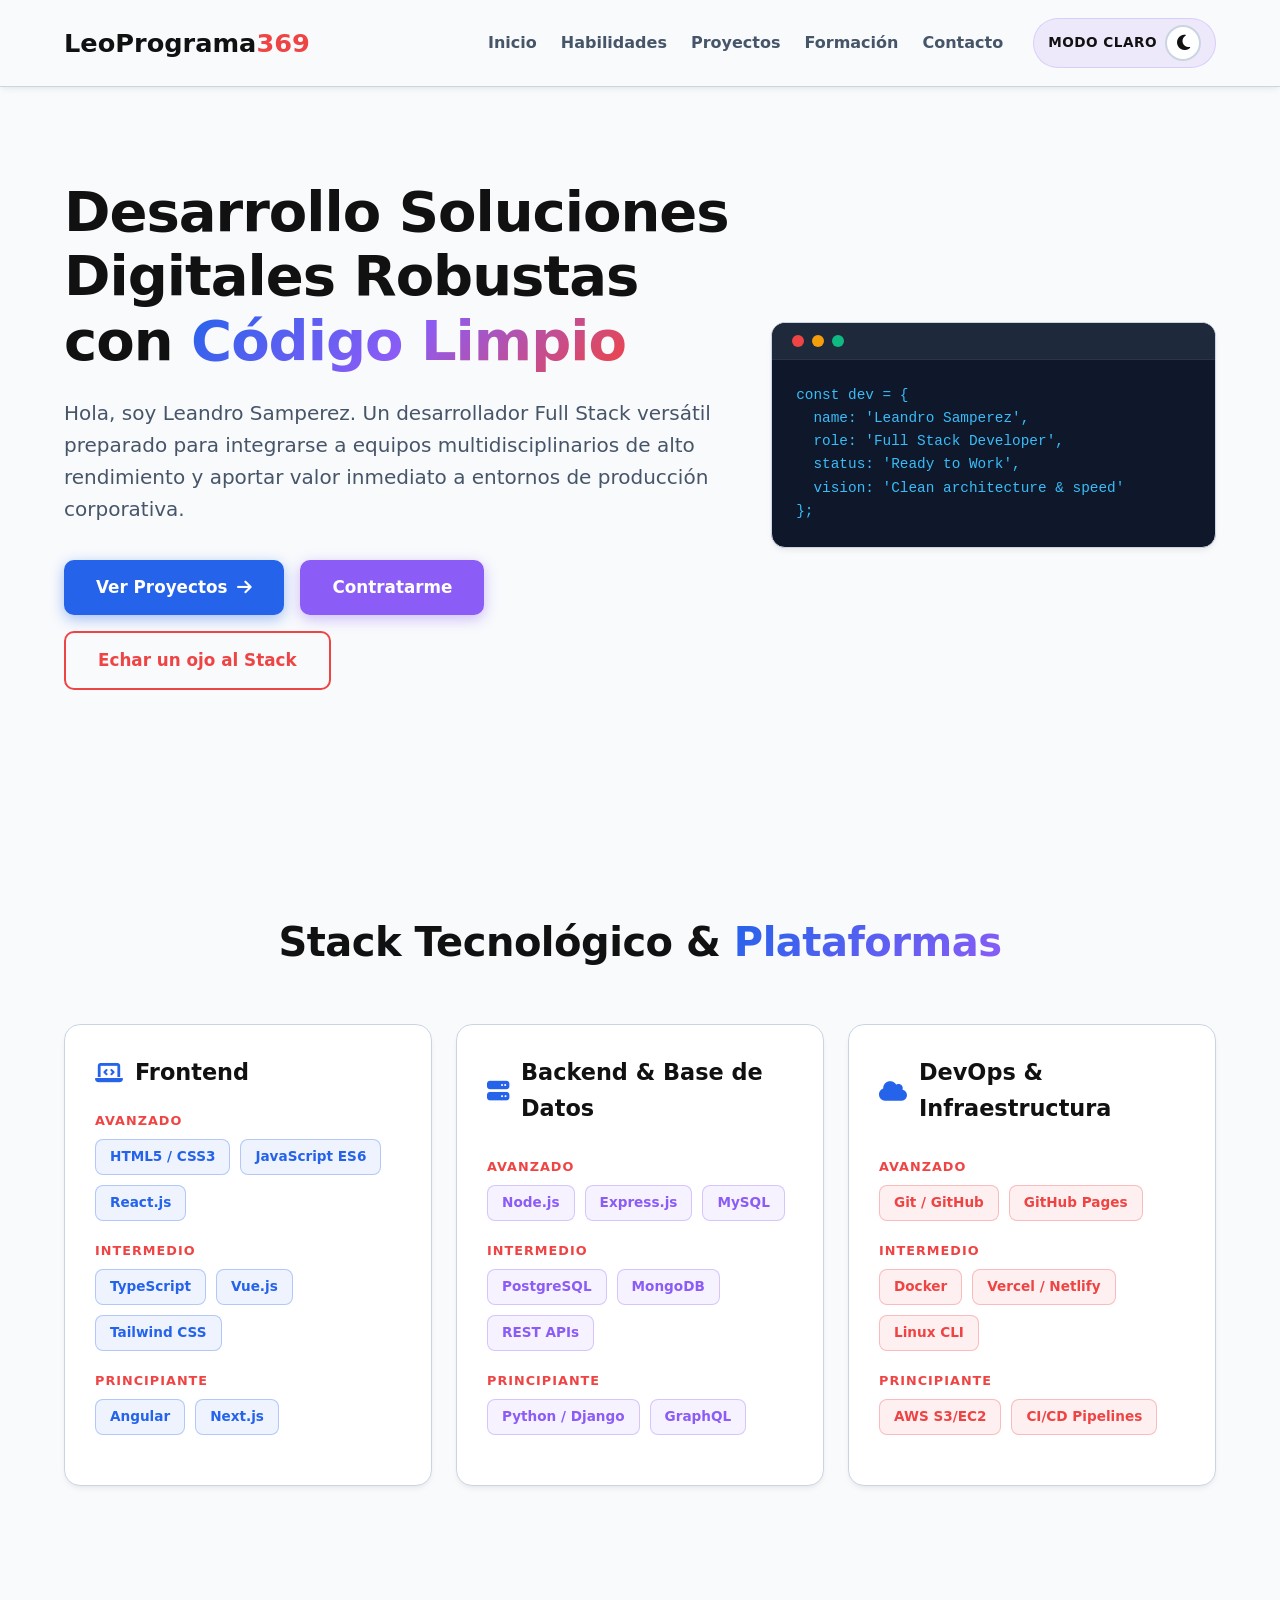
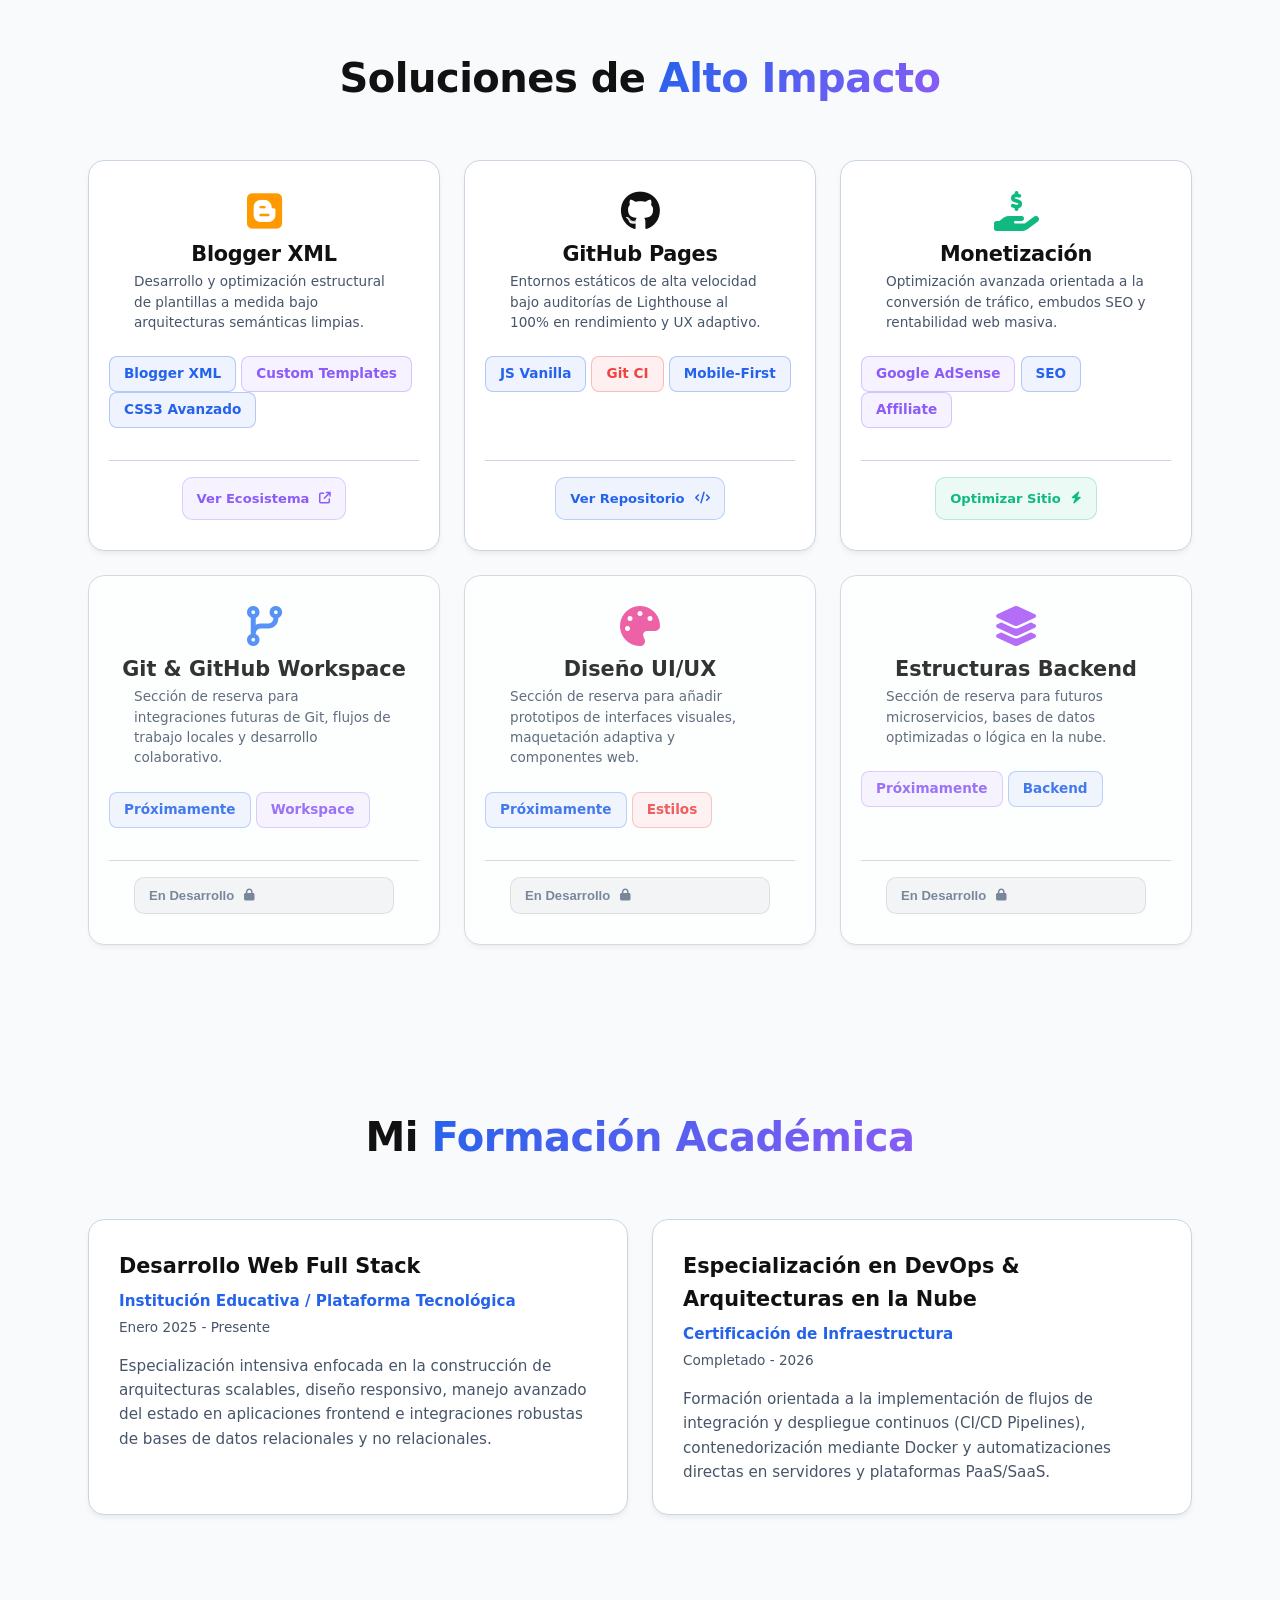
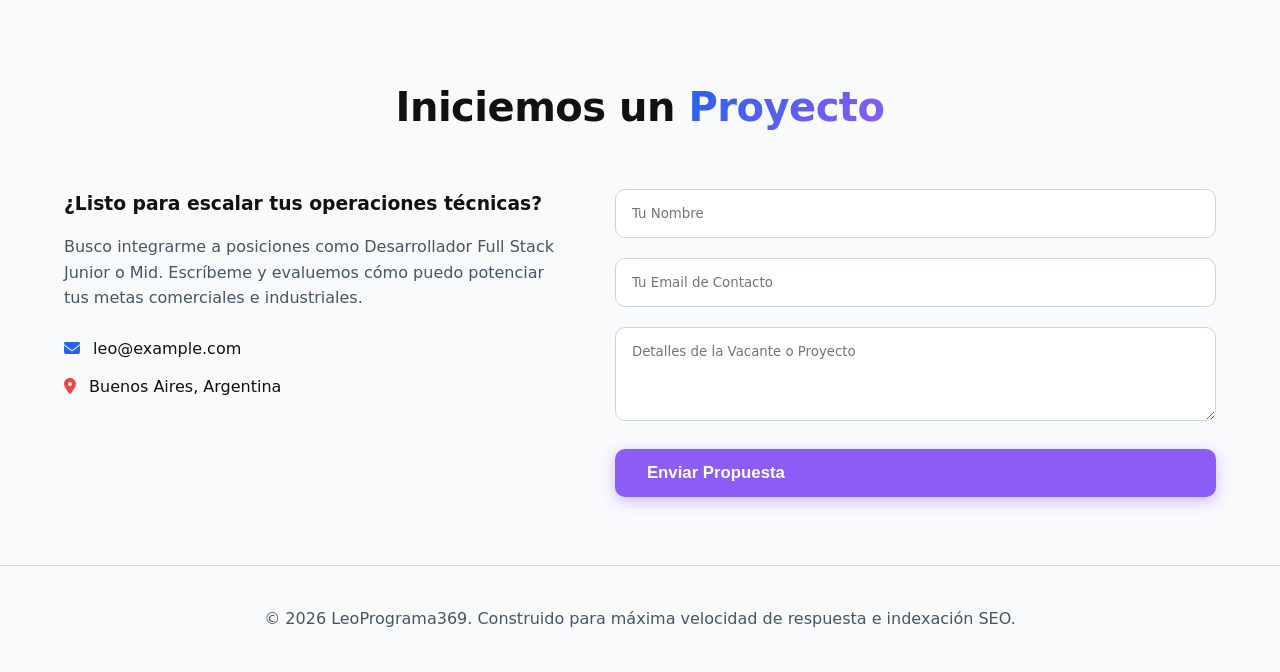
<file: index.html>
<!DOCTYPE html>
<html lang="es">
<head>
    <meta charset="UTF-8">
    <meta name="viewport" content="width=device-width, initial-scale=1.0">
    
    <title>LeoPrograma369 | Desarrollador Full Stack - Portafolio Profesional</title>
    <meta name="description" content="Portafolio profesional de LeoPrograma369, Desarrollador Full Stack especializado en soluciones web de alto rendimiento, React, Node.js y automatización DevOps. Disponible para contratación.">
    <meta name="keywords" content="Desarrollador Full Stack, Programador Web, React, Node.js, TypeScript, Portafolio IT, Contratar Programador, Git, DevOps, JavaScript">
    <meta name="robots" content="index, follow">
    <link class="canonical" href="https://leoprograma369.github.io/">
    
    <meta property="og:type" content="website">
    <meta property="og:title" content="LeoPrograma369 | Desarrollador Full Stack - Soluciones Web">
    <meta property="og:description" content="Explora mis proyectos web, stack tecnológico avanzado y soluciones a medida listas para integrarse en entornos corporativos.">
    <meta property="og:image" content="https://images.unsplash.com/photo-1618477388954-7852f32655ec?q=80&w=600">

    <link rel="stylesheet" href="https://cdnjs.cloudflare.com/ajax/libs/font-awesome/6.4.0/css/all.min.css">
    
    <style>
        :root {
            --bg-principal: #f8fafc;
            --bg-tarjeta: #ffffff;         
            --bg-nav: rgba(248, 250, 252, 0.95);
            --texto-primario: #111111;    
            --texto-secundario: #475569;   
            --color-borde: #cbd5e1;
            --shadow: 0 4px 6px -1px rgba(0, 0, 0, 0.05), 0 2px 4px -1px rgba(0, 0, 0, 0.03);
            --color-blue: #2563eb;
            --color-purple: #8b5cf6;     
            --color-red: #ef4444;        
            --transition: all 0.3s cubic-bezier(0.4, 0, 0.2, 1);
        }

        .dark-mode {
            --bg-principal: #0a0f1d;
            --bg-tarjeta: #131b2e;         
            --bg-nav: rgba(10, 15, 29, 0.95);
            --texto-primario: #f3f4f6;    
            --texto-secundario: #9ca3af;   
            --color-borde: #1e293b;
            --shadow: 0 10px 15px -3px rgba(0, 0, 0, 0.3);
        }

        * { margin: 0; padding: 0; box-sizing: border-box; }
        html { scroll-behavior: smooth; }
        body { background-color: var(--bg-principal); color: var(--texto-primario); font-family: 'Segoe UI', Roboto, system-ui, sans-serif; line-height: 1.6; transition: var(--transition); }
        .container { max-width: 1200px; margin: 0 auto; padding: 0 24px; }
        section { padding: 100px 0 60px 0; }
        .section-title { text-align: center; font-size: 2.5rem; margin-bottom: 50px; font-weight: 800; letter-spacing: -0.5px; }
        .section-title span { background: linear-gradient(135deg, var(--color-blue), var(--color-purple)); -webkit-background-clip: text; -webkit-text-fill-color: transparent; }

        .navbar { background-color: var(--bg-nav); backdrop-filter: blur(12px); position: fixed; top: 0; width: 100%; z-index: 1000; border-bottom: 1px solid var(--color-borde); padding: 18px 0; transition: var(--transition); }
        .navbar .container { display: flex; justify-content: space-between; align-items: center; }
        .nav-brand h1 { font-size: 1.6rem; font-weight: 800; color: var(--texto-primario); }
        .brand-accent { color: var(--color-red); }
        .nav-controls { display: flex; align-items: center; gap: 30px; }
        .nav-menu { display: flex; list-style: none; gap: 24px; }
        .nav-menu a { color: var(--texto-secundario); text-decoration: none; font-weight: 600; font-size: 1rem; transition: var(--transition); }
        .nav-menu a:hover { color: var(--color-blue); }

        .theme-toggle-container { display: flex; align-items: center; gap: 8px; background: rgba(139, 92, 246, 0.1); padding: 6px 14px; border-radius: 30px; border: 1px solid rgba(139, 92, 246, 0.2); }
        .theme-label { font-size: 0.85rem; font-weight: 700; text-transform: uppercase; letter-spacing: 0.5px; color: var(--texto-primario); }
        .theme-toggle-btn { background: var(--bg-tarjeta); border: 2px solid var(--color-borde); padding: 6px; border-radius: 50%; cursor: pointer; display: flex; align-items: center; justify-content: center; width: 36px; height: 36px; transition: var(--transition); color: var(--texto-primario); }
        .theme-toggle-btn:hover { border-color: var(--color-purple); transform: scale(1.1); }
        .theme-toggle-btn i { font-size: 1.1rem; }
        
        .dark-mode-icon { display: block; }
        .light-mode-icon { display: none; }
        .dark-mode .dark-mode-icon { display: none; }
        .dark-mode .light-mode-icon { display: block; }
        
        .hamburger { display: none; flex-direction: column; gap: 5px; cursor: pointer; }
        .hamburger span { width: 25px; height: 3px; background-color: var(--texto-primario); border-radius: 3px; transition: var(--transition); }

        .hero { min-height: 90vh; display: flex; align-items: center; padding-top: 120px; }
        .hero-grid { display: grid; grid-template-columns: 1.2fr 0.8fr; gap: 40px; align-items: center; }
        .hero-content h2 { font-size: 3.5rem; font-weight: 900; line-height: 1.15; margin-bottom: 24px; letter-spacing: -1px; }
        .hero-content h2 span { background: linear-gradient(135deg, var(--color-blue), var(--color-purple), var(--color-red)); -webkit-background-clip: text; -webkit-text-fill-color: transparent; }
        .hero-content p { color: var(--texto-secundario); font-size: 1.25rem; margin-bottom: 35px; max-width: 650px; }
        .hero-buttons { display: flex; gap: 16px; flex-wrap: wrap; }
        
        .btn { display: inline-flex; align-items: center; gap: 10px; padding: 14px 32px; border-radius: 10px; text-decoration: none; font-weight: 700; font-size: 1.05rem; transition: var(--transition); }
        .btn-blue { background-color: var(--color-blue); color: #ffffff !important; box-shadow: 0 4px 14px rgba(37, 99, 235, 0.4); }
        .btn-blue:hover { background-color: #1d4ed8; transform: translateY(-3px); box-shadow: 0 6px 20px rgba(37, 99, 235, 0.6); }
        .btn-purple { background-color: var(--color-purple); color: #ffffff !important; box-shadow: 0 4px 14px rgba(139, 92, 246, 0.4); }
        .btn-purple:hover { background-color: #7c3aed; transform: translateY(-3px); box-shadow: 0 6px 20px rgba(139, 92, 246, 0.6); }
        .btn-red { background-color: transparent; color: var(--color-red) !important; border: 2px solid var(--color-red); }
        .btn-red:hover { background-color: var(--color-red); color: #ffffff !important; transform: translateY(-3px); box-shadow: 0 6px 20px rgba(239, 68, 68, 0.4); }

        .code-window { background-color: #0f172a; border: 1px solid var(--color-borde); border-radius: 14px; overflow: hidden; box-shadow: var(--shadow); }
        .code-header { background-color: #1e293b; padding: 12px 20px; display: flex; align-items: center; gap: 8px; border-bottom: 1px solid rgba(255,255,255,0.05); }
        .code-dot { width: 12px; height: 12px; border-radius: 50%; }
        .code-window pre { padding: 24px; color: #38bdf8; font-family: 'Fira Code', monospace; font-size: 0.9rem; overflow-x: auto; }

        .skills-grid, .formation-grid { display: grid; grid-template-columns: repeat(auto-fit, minmax(340px, 1fr)); gap: 24px; }
        .skills-category, .formation-card { background-color: var(--bg-tarjeta); border: 1px solid var(--color-borde); border-radius: 16px; padding: 30px; box-shadow: var(--shadow); transition: var(--transition); display: flex; flex-direction: column; justify-content: space-between; }
        .skills-category:hover, .formation-card:hover { border-color: var(--color-purple); transform: translateY(-2px); }
        .category-title { font-size: 1.4rem; font-weight: 700; margin-bottom: 20px; display: flex; align-items: center; gap: 12px; }
        .category-title i { color: var(--color-blue); }
        .level-group { margin-bottom: 20px; }
        .level-label { font-size: 0.8rem; font-weight: 800; text-transform: uppercase; letter-spacing: 1px; color: var(--color-red); margin-bottom: 8px; display: block; }
        .badges-container { display: flex; flex-wrap: wrap; gap: 10px; }
        
        .badge { display: inline-block; padding: 6px 14px; border-radius: 8px; font-size: 0.85rem; font-weight: 600; background-color: rgba(15, 23, 42, 0.04); color: var(--texto-primario); border: 1px solid var(--color-borde); transition: var(--transition); }
        .dark-mode .badge { background-color: rgba(255,255,255,0.03); }
        .badge:hover { transform: translateY(-2px); box-shadow: var(--shadow); }
        .b-blue { background-color: rgba(37, 99, 235, 0.08) !important; color: #2563eb !important; border-color: rgba(37, 99, 235, 0.3) !important; }
        .b-purple { background-color: rgba(139, 92, 246, 0.08) !important; color: #8b5cf6 !important; border-color: rgba(139, 92, 246, 0.3) !important; }
        .b-red { background-color: rgba(239, 68, 68, 0.08) !important; color: #ef4444 !important; border-color: rgba(239, 68, 68, 0.3) !important; }

        .projects-grid { display: grid; grid-template-columns: repeat(auto-fit, minmax(320px, 1fr)); gap: 30px; }
        .project-card { background-color: var(--bg-tarjeta); border: 1px solid var(--color-borde); border-radius: 16px; padding: 30px; box-shadow: var(--shadow); transition: var(--transition); display: flex; flex-direction: column; justify-content: space-between; }
        .project-card:hover { transform: translateY(-5px); border-color: var(--color-blue); }
        .project-card h3 { font-size: 1.4rem; margin-bottom: 12px; }
        .project-card p { color: var(--texto-secundario); font-size: 0.95rem; margin-bottom: 20px; }
        .project-tags { display: flex; gap: 8px; flex-wrap: wrap; margin-bottom: 20px; }
        .project-action-btn { align-self: flex-start; margin-top: auto; font-size: 0.95rem; font-weight: 700; color: var(--color-blue); text-decoration: none; display: inline-flex; align-items: center; gap: 8px; transition: var(--transition); }
        .project-action-btn:hover { color: var(--color-purple); transform: translateX(3px); }

        .formation-card h3 { font-size: 1.3rem; margin-bottom: 6px; font-weight: 700; }
        .formation-institution { color: var(--color-blue); font-weight: 600; font-size: 0.95rem; margin-bottom: 4px; }
        .formation-date { font-size: 0.85rem; color: var(--texto-secundario); font-weight: 500; margin-bottom: 15px; }
        .formation-card p { color: var(--texto-secundario); font-size: 0.95rem; }

        .contact-grid { display: grid; grid-template-columns: 1fr 1.2fr; gap: 50px; }
        .contact-form { display: flex; flex-direction: column; gap: 20px; }
        .form-group input, .form-group textarea { width: 100%; padding: 16px; background-color: var(--bg-tarjeta); border: 1px solid var(--color-borde); border-radius: 10px; color: var(--texto-primario); font-family: inherit; transition: var(--transition); }
        .form-group input:focus, .form-group textarea:focus { outline: none; border-color: var(--color-purple); box-shadow: 0 0 0 3px rgba(139, 92, 246, 0.15); }
        
        .footer { text-align: center; padding: 40px 0; border-top: 1px solid var(--color-borde); color: var(--texto-secundario); margin-top: 8px; }

        @media (max-width: 968px) {
            .hero-grid, .contact-grid { grid-template-columns: 1fr; }
            .hero-content { text-align: center; }
            .hero-buttons { justify-content: center; }
            .hamburger { display: flex; }
            .nav-menu { display: none; flex-direction: column; position: absolute; top: 100%; left: 0; width: 100%; background-color: var(--bg-tarjeta); padding: 20px; border-bottom: 1px solid var(--color-borde); gap: 15px; box-shadow: var(--shadow); }
            .nav-menu.active { display: flex; }
        }

        /* ==========================================================
   ESTILO CORPORATIVO PARA EL BOTÓN VER ECOSISTEMA
   ========================================================== */
.btn-ecosistema-hub {
    background-color: rgba(139, 92, 246, 0.08); /* Fondo violeta suave idéntico a tus etiquetas */
    color: #8b5cf6 !important;                  /* Texto violeta corporativo principal */
    border: 1px solid rgba(139, 92, 246, 0.3);  /* Borde sutil a juego */
    border-radius: 10px;                        /* Esquinas redondeadas simétricas */
    padding: 8px 18px;                          /* Espaciado interno elegante */
    font-size: 0.9rem;                          /* Tamaño de fuente equilibrado */
    font-weight: 600;                           /* Grosor seminegrita profesional */
    text-decoration: none !important;           /* Eliminamos por completo el subrayado feo */
    display: inline-flex;
    align-items: center;
    transition: all 0.25s cubic-bezier(0.4, 0, 0.2, 1); /* Transición de software fluida */
}

/* Efecto Hover interactivo de alta calidad */
.btn-ecosistema-hub:hover {
    background-color: #8b5cf6;                  /* El botón se rellena al pasar el cursor */
    color: #ffffff !important;                  /* El texto pasa a blanco absoluto */
    border-color: #8b5cf6;
    transform: translateY(-2px);                /* Microanimación de elevación moderna */
    box-shadow: 0 4px 12px rgba(139, 92, 246, 0.25); /* Sombra suave de enfoque */
}

/* ==========================================================
   SEPARACIÓN ESTRUCTURAL DE BOTONES EN TARJETAS DE PROYECTOS
   ========================================================== */

/* 1. Forzar una separación interna superior y una línea sutil sobre los botones */
.project-card .mt-auto {
    margin-top: auto !important;
    padding-top: 1.5rem !important; /* Espacio exacto de separación */
    border-top: 1px solid var(--border-color) !important; /* Línea divisoria adaptativa al tema */
}

/* 2. Asegurar que las insignias (badges) no se peguen a la separación */
.project-card .project-tags {
    margin-bottom: 0px !important; /* Limpia márgenes antiguos */
}


/* BORRA ESTO DE TUS ESTILOS EN LA PARTE SUPERIOR */
.project-card .mt-auto {
    margin-top: auto !important;
    padding-top: 1.5rem !important;
    border-top: 1px solid var(--border-color) !important;
}
.project-card .project-tags {
    margin-bottom: 0px !important;
}

/* ==========================================================
   SEPARACIÓN EXCLUSIVA DE BOTONES EN PROYECTOS
   ========================================================== */
.project-card > div:last-child {
    margin-top: 2rem !important; /* Añade un espacio generoso y exacto arriba del botón */
    padding-top: 1rem !important; /* Espacio extra interno para que respire visualmente */
}

/* ==========================================================
   ALINEACIÓN CENTRADA PARA LOS BOTONES DE PROYECTOS
   ========================================================== */
.project-card > div:last-child {
    display: flex !important;
    justify-content: center !important;
    width: 100% !important;
}

.project-card > div:last-child a,
.project-card > div:last-child button {
    margin: 0 auto !important;
    max-width: 260px !important; /* Limita el ancho para que mantenga forma de botón cuadrado y compacto */
}

/* ==========================================================
   ALINEACIÓN EXCLUSIVA PARA EL ICONO Y TÍTULO DE PROYECTOS
   ========================================================== */
.project-card .brand-header {
    display: flex !important;
    flex-direction: column !important;
    align-items: center !important;
    text-align: center !important;
    width: 100% !important;
}


        
    </style>
</head>
<body>

    <nav class="navbar">
        <div class="container">
            <div class="nav-brand">
                <h1>LeoPrograma<span class="brand-accent">369</span></h1>
            </div>
            <div class="nav-controls">
                <ul class="nav-menu">
                    <li><a href="#inicio">Inicio</a></li>
                    <li><a href="#habilidades">Habilidades</a></li>
                    <li><a href="#proyectos">Proyectos</a></li>
                    <li><a href="#formacion">Formación</a></li>
                    <li><a href="#contacto">Contacto</a></li>
                </ul>
                
                <div class="theme-toggle-container">
                    <span class="theme-label" id="theme-text">Modo Claro</span>
                    <button class="theme-toggle-btn" id="theme-toggle" aria-label="Cambiar modo de color">
                        <i class="fas fa-moon dark-mode-icon"></i>
                        <i class="fas fa-sun light-mode-icon"></i>
                    </button>
                </div>

                <div class="hamburger">
                    <span></span>
                    <span></span>
                    <span></span>
                </div>
            </div>
        </div>
    </nav>

    <main class="container">
        <section id="inicio" class="hero">
            <div class="hero-grid">
                <div class="hero-content">
                    <h2>Desarrollo Soluciones Digitales Robustas con <span>Código Limpio</span></h2>
                    <p>Hola, soy Leandro Samperez. Un desarrollador Full Stack versátil preparado para integrarse a equipos multidisciplinarios de alto rendimiento y aportar valor inmediato a entornos de producción corporativa.</p>
                    <div class="hero-buttons">
                        <a href="#proyectos" class="btn btn-blue">Ver Proyectos <i class="fas fa-arrow-right"></i></a>
                        <a href="#contacto" class="btn btn-purple">Contratarme</a>
                        <a href="#habilidades" class="btn btn-red">Echar un ojo al Stack</a>
                    </div>
                </div>
                <div class="hero-background">
                    <div class="code-window">
                        <div class="code-header">
                            <span class="code-dot" style="background-color: #ef4444;"></span>
                            <span class="code-dot" style="background-color: #f59e0b;"></span>
                            <span class="code-dot" style="background-color: #10b981;"></span>
                        </div>
                        <pre><code>const dev = {
  name: 'Leandro Samperez',
  role: 'Full Stack Developer',
  status: 'Ready to Work',
  vision: 'Clean architecture & speed'
};</code></pre>
                    </div>
                </div>
            </div>
        </section>

        <section id="habilidades">
            <h2 class="section-title">Stack Tecnológico & <span>Plataformas</span></h2>
            <div class="skills-grid">
                
                <div class="skills-category">
                    <h3 class="category-title"><i class="fas fa-laptop-code"></i> Frontend</h3>
                    <div>
                        <div class="level-group">
                            <span class="level-label">Avanzado</span>
                            <div class="badges-container">
                                <span class="badge b-blue">HTML5 / CSS3</span>
                                <span class="badge b-blue">JavaScript ES6</span>
                                <span class="badge b-blue">React.js</span>
                            </div>
                        </div>
                        <div class="level-group">
                            <span class="level-label">Intermedio</span>
                            <div class="badges-container">
                                <span class="badge b-blue">TypeScript</span>
                                <span class="badge b-blue">Vue.js</span>
                                <span class="badge b-blue">Tailwind CSS</span>
                            </div>
                        </div>
                        <div class="level-group">
                            <span class="level-label">Principiante</span>
                            <div class="badges-container">
                                <span class="badge b-blue">Angular</span>
                                <span class="badge b-blue">Next.js</span>
                            </div>
                        </div>
                    </div>
                </div>

                <div class="skills-category">
                    <h3 class="category-title"><i class="fas fa-server"></i> Backend & Base de Datos</h3>
                    <div>
                        <div class="level-group">
                            <span class="level-label">Avanzado</span>
                            <div class="badges-container">
                                <span class="badge b-purple">Node.js</span>
                                <span class="badge b-purple">Express.js</span>
                                <span class="badge b-purple">MySQL</span>
                            </div>
                        </div>
                        <div class="level-group">
                            <span class="level-label">Intermedio</span>
                            <div class="badges-container">
                                <span class="badge b-purple">PostgreSQL</span>
                                <span class="badge b-purple">MongoDB</span>
                                <span class="badge b-purple">REST APIs</span>
                            </div>
                        </div>
                        <div class="level-group">
                            <span class="level-label">Principiante</span>
                            <div class="badges-container">
                                <span class="badge b-purple">Python / Django</span>
                                <span class="badge b-purple">GraphQL</span>
                            </div>
                        </div>
                    </div>
                </div>

                <div class="skills-category">
                    <h3 class="category-title"><i class="fas fa-cloud"></i> DevOps & Infraestructura</h3>
                    <div>
                        <div class="level-group">
                            <span class="level-label">Avanzado</span>
                            <div class="badges-container">
                                <span class="badge b-red">Git / GitHub</span>
                                <span class="badge b-red">GitHub Pages</span>
                            </div>
                        </div>
                        <div class="level-group">
                            <span class="level-label">Intermedio</span>
                            <div class="badges-container">
                                <span class="badge b-red">Docker</span>
                                <span class="badge b-red">Vercel / Netlify</span>
                                <span class="badge b-red">Linux CLI</span>
                            </div>
                        </div>
                        <div class="level-group">
                            <span class="level-label">Principiante</span>
                            <div class="badges-container">
                                <span class="badge b-red">AWS S3/EC2</span>
                                <span class="badge b-red">CI/CD Pipelines</span>
                            </div>
                        </div>
                    </div>
                </div>

            </div>
        </section>

<section id="proyectos" class="py-5" style="background-color: var(--bg-principal);">
        <div class="container">
            
            <h2 class="section-title text-center mb-5" style="font-weight: 800;">
                Soluciones de <span>Alto Impacto</span>
            </h2>
            
            <div class="skills-grid">
                
                <div class="project-card text-center" style="background: var(--bg-tarjeta); border: 1px solid var(--color-borde); border-radius: 16px; padding: 30px 20px; box-shadow: var(--shadow); display: flex; flex-direction: column; justify-content: space-between;">
                    <div>
                        <div class="brand-header text-center mb-3">
                            <div style="font-size: 2.5rem; color: #ff9900; line-height: 1; margin-bottom: 6px;">
                                <i class="fa-brands fa-blogger"></i>
                            </div>
                            <h3 style="font-size: 1.3rem; font-weight: 700; color: var(--texto-primario); margin: 0; letter-spacing: -0.3px;">Blogger XML</h3>
                        </div>
                        
                        <p class="mb-4" style="font-size: 0.85rem; line-height: 1.5; color: var(--texto-secundario); max-width: 260px; margin: 0 auto 1.5rem auto;">
                            Desarrollo y optimización estructural de plantillas a medida bajo arquitecturas semánticas limpias.
                        </p>
                        
                        <div class="d-flex flex-wrap justify-content-center gap-2 mb-4">
                            <span class="badge b-blue">Blogger XML</span>
                            <span class="badge b-purple">Custom Templates</span>
                            <span class="badge b-blue">CSS3 Avanzado</span>
                        </div>
                    </div>

                    <div class="pt-3 mt-4" style="border-top: 1px solid var(--color-borde);">
                        <a href="enlaces.html" target="_blank" rel="noopener noreferrer" class="btn btn-ecosistema-hub w-100 justify-content-center" 
                           style="background-color: rgba(139, 92, 246, 0.08) !important; color: #8b5cf6 !important; border: 1px solid rgba(139, 92, 246, 0.25) !important; border-radius: 10px !important; padding: 10px 14px !important; font-size: 0.82rem !important; font-weight: 600 !important; text-decoration: none !important; display: inline-flex !important; align-items: center !important;">
                            Ver Ecosistema <i class="fa-solid fa-arrow-up-right-from-square ms-2" style="font-size: 0.75rem;"></i>
                        </a>
                    </div>
                </div>

                <div class="project-card text-center" style="background: var(--bg-tarjeta); border: 1px solid var(--color-borde); border-radius: 16px; padding: 30px 20px; box-shadow: var(--shadow); display: flex; flex-direction: column; justify-content: space-between;">
                    <div>
                        <div class="brand-header text-center mb-3">
                            <div style="font-size: 2.5rem; color: var(--texto-primario); line-height: 1; margin-bottom: 6px;">
                                <i class="fa-brands fa-github"></i>
                            </div>
                            <h3 style="font-size: 1.3rem; font-weight: 700; color: var(--texto-primario); margin: 0; letter-spacing: -0.3px;">GitHub Pages</h3>
                        </div>
                        
                        <p class="mb-4" style="font-size: 0.85rem; line-height: 1.5; color: var(--texto-secundario); max-width: 260px; margin: 0 auto 1.5rem auto;">
                            Entornos estáticos de alta velocidad bajo auditorías de Lighthouse al 100% en rendimiento y UX adaptivo.
                        </p>
                        
                        <div class="d-flex flex-wrap justify-content-center gap-2 mb-4">
                            <span class="badge b-blue">JS Vanilla</span>
                            <span class="badge b-red">Git CI</span>
                            <span class="badge b-blue">Mobile-First</span>
                        </div>
                    </div>

                    <div class="pt-3 mt-4" style="border-top: 1px solid var(--color-borde);">
                        <a href="https://github.com/LeoPrograma369" target="_blank" rel="noopener noreferrer" class="btn w-100 justify-content-center fw-bold" 
                           style="background-color: rgba(37, 99, 235, 0.08) !important; color: #2563eb !important; border: 1px solid rgba(37, 99, 235, 0.25) !important; border-radius: 10px !important; padding: 10px 14px !important; font-size: 0.82rem !important; text-decoration: none !important; display: inline-flex !important; align-items: center !important;">
                            Ver Repositorio <i class="fa-solid fa-code ms-2" style="font-size: 0.75rem;"></i>
                        </a>
                    </div>
                </div>

                <div class="project-card text-center" style="background: var(--bg-tarjeta); border: 1px solid var(--color-borde); border-radius: 16px; padding: 30px 20px; box-shadow: var(--shadow); display: flex; flex-direction: column; justify-content: space-between;">
                    <div>
                        <div class="brand-header text-center mb-3">
                            <div style="font-size: 2.5rem; color: #10b981; line-height: 1; margin-bottom: 6px;">
                                <i class="fa-solid fa-hand-holding-dollar"></i>
                            </div>
                            <h3 style="font-size: 1.3rem; font-weight: 700; color: var(--texto-primario); margin: 0; letter-spacing: -0.3px;">Monetización</h3>
                        </div>
                        
                        <p class="mb-4" style="font-size: 0.85rem; line-height: 1.5; color: var(--texto-secundario); max-width: 260px; margin: 0 auto 1.5rem auto;">
                            Optimización avanzada orientada a la conversión de tráfico, embudos SEO y rentabilidad web masiva.
                        </p>
                        
                        <div class="d-flex flex-wrap justify-content-center gap-2 mb-4">
                            <span class="badge b-purple">Google AdSense</span>
                            <span class="badge b-blue">SEO</span>
                            <span class="badge b-purple">Affiliate</span>
                        </div>
                    </div>

                    <div class="pt-3 mt-4" style="border-top: 1px solid var(--color-borde);">
                        <a href="#contacto" class="btn w-100 justify-content-center fw-bold" 
                           style="background-color: rgba(16, 185, 129, 0.08) !important; color: #10b981 !important; border: 1px solid rgba(16, 185, 129, 0.25) !important; border-radius: 10px !important; padding: 10px 14px !important; font-size: 0.82rem !important; text-decoration: none !important; display: inline-flex !important; align-items: center !important;">
                            Optimizar Sitio <i class="fa-solid fa-bolt ms-2" style="font-size: 0.75rem;"></i>
                        </a>
                    </div>
                </div>

                <div class="project-card text-center" style="background: var(--bg-tarjeta); border: 1px solid var(--color-borde); border-radius: 16px; padding: 30px 20px; box-shadow: var(--shadow); display: flex; flex-direction: column; justify-content: space-between; opacity: 0.85;">
                    <div>
                        <div class="brand-header text-center mb-3">
                            <div style="font-size: 2.5rem; color: #3b82f6; line-height: 1; margin-bottom: 6px;">
                                <i class="fa-solid fa-code-branch"></i>
                            </div>
                            <h3 style="font-size: 1.3rem; font-weight: 700; color: var(--texto-primario); margin: 0;">Git & GitHub Workspace</h3>
                        </div>
                        
                        <p class="mb-4" style="font-size: 0.85rem; line-height: 1.5; color: var(--texto-secundario); max-width: 260px; margin: 0 auto 1.5rem auto;">
                            Sección de reserva para integraciones futuras de Git, flujos de trabajo locales y desarrollo colaborativo.
                        </p>
                        
                        <div class="d-flex flex-wrap justify-content-center gap-2 mb-4">
                            <span class="badge b-blue">Próximamente</span>
                            <span class="badge b-purple">Workspace</span>
                        </div>
                    </div>

                    <div class="pt-3 mt-4" style="border-top: 1px solid var(--color-borde);">
                        <button class="btn w-100 justify-content-center fw-bold disabled" 
                                style="background-color: rgba(100, 116, 139, 0.08) !important; color: #64748b !important; border: 1px solid rgba(100, 116, 139, 0.2) !important; border-radius: 10px !important; padding: 10px 14px !important; font-size: 0.82rem !important; width: 100%;">
                            En Desarrollo <i class="fa-solid fa-lock ms-2" style="font-size: 0.75rem;"></i>
                        </button>
                    </div>
                </div>

                <div class="project-card text-center" style="background: var(--bg-tarjeta); border: 1px solid var(--color-borde); border-radius: 16px; padding: 30px 20px; box-shadow: var(--shadow); display: flex; flex-direction: column; justify-content: space-between; opacity: 0.85;">
                    <div>
                        <div class="brand-header text-center mb-3">
                            <div style="font-size: 2.5rem; color: #ec4899; line-height: 1; margin-bottom: 6px;">
                                <i class="fa-solid fa-palette"></i>
                            </div>
                            <h3 style="font-size: 1.3rem; font-weight: 700; color: var(--texto-primario); margin: 0;">Diseño UI/UX</h3>
                        </div>
                        
                        <p class="mb-4" style="font-size: 0.85rem; line-height: 1.5; color: var(--texto-secundario); max-width: 260px; margin: 0 auto 1.5rem auto;">
                            Sección de reserva para añadir prototipos de interfaces visuales, maquetación adaptiva y componentes web.
                        </p>
                        
                        <div class="d-flex flex-wrap justify-content-center gap-2 mb-4">
                            <span class="badge b-blue">Próximamente</span>
                            <span class="badge b-red">Estilos</span>
                        </div>
                    </div>

                    <div class="pt-3 mt-4" style="border-top: 1px solid var(--color-borde);">
                        <button class="btn w-100 justify-content-center fw-bold disabled" 
                                style="background-color: rgba(100, 116, 139, 0.08) !important; color: #64748b !important; border: 1px solid rgba(100, 116, 139, 0.2) !important; border-radius: 10px !important; padding: 10px 14px !important; font-size: 0.82rem !important; width: 100%;">
                            En Desarrollo <i class="fa-solid fa-lock ms-2" style="font-size: 0.75rem;"></i>
                        </button>
                    </div>
                </div>

                <div class="project-card text-center" style="background: var(--bg-tarjeta); border: 1px solid var(--color-borde); border-radius: 16px; padding: 30px 20px; box-shadow: var(--shadow); display: flex; flex-direction: column; justify-content: space-between; opacity: 0.85;">
                    <div>
                        <div class="brand-header text-center mb-3">
                            <div style="font-size: 2.5rem; color: #a855f7; line-height: 1; margin-bottom: 6px;">
                                <i class="fa-solid fa-layer-group"></i>
                            </div>
                            <h3 style="font-size: 1.3rem; font-weight: 700; color: var(--texto-primario); margin: 0;">Estructuras Backend</h3>
                        </div>
                        
                        <p class="mb-4" style="font-size: 0.85rem; line-height: 1.5; color: var(--texto-secundario); max-width: 260px; margin: 0 auto 1.5rem auto;">
                            Sección de reserva para futuros microservicios, bases de datos optimizadas o lógica en la nube.
                        </p>
                        
                        <div class="d-flex flex-wrap justify-content-center gap-2 mb-4">
                            <span class="badge b-purple">Próximamente</span>
                            <span class="badge b-blue">Backend</span>
                        </div>
                    </div>

                    <div class="pt-3 mt-4" style="border-top: 1px solid var(--color-borde);">
                        <button class="btn w-100 justify-content-center fw-bold disabled" 
                                style="background-color: rgba(100, 116, 139, 0.08) !important; color: #64748b !important; border: 1px solid rgba(100, 116, 139, 0.2) !important; border-radius: 10px !important; padding: 10px 14px !important; font-size: 0.82rem !important; width: 100%;">
                            En Desarrollo <i class="fa-solid fa-lock ms-2" style="font-size: 0.75rem;"></i>
                        </button>
                    </div>
                </div>

            </div> </div>
    </section>

    <section id="formacion">
        <div class="container">
            <h2 class="section-title">Mi <span>Formación Académica</span></h2>
            <div class="formation-grid">
                
                <div class="formation-card">
                    <div>
                        <h3>Desarrollo Web Full Stack</h3>
                        <div class="formation-institution">Institución Educativa / Plataforma Tecnológica</div>
                        <div class="formation-date">Enero 2025 - Presente</div>
                        <p>Especialización intensiva enfocada en la construcción de arquitecturas scalables, diseño responsivo, manejo avanzado del estado en aplicaciones frontend e integraciones robustas de bases de datos relacionales y no relacionales.</p>
                    </div>
                </div>

                <div class="formation-card">
                    <div>
                        <h3>Especialización en DevOps & Arquitecturas en la Nube</h3>
                        <div class="formation-institution">Certificación de Infraestructura</div>
                        <div class="formation-date">Completado - 2026</div>
                        <p>Formación orientada a la implementación de flujos de integración y despliegue continuos (CI/CD Pipelines), contenedorización mediante Docker y automatizaciones directas en servidores y plataformas PaaS/SaaS.</p>
                    </div>
                </div>

            </div>
        </div>
    </section>

        <section id="contacto">
            <h2 class="section-title">Iniciemos un <span>Proyecto</span></h2>
            <div class="contact-grid">
                <div>
                    <h3 style="margin-bottom: 15px;">¿Listo para escalar tus operaciones técnicas?</h3>
                    <p style="color: var(--texto-secundario); margin-bottom: 25px;">Busco integrarme a posiciones como Desarrollador Full Stack Junior o Mid. Escríbeme y evaluemos cómo puedo potenciar tus metas comerciales e industriales.</p>
                    <div style="display: flex; flex-direction: column; gap: 12px;">
                        <p><i class="fas fa-envelope" style="color: var(--color-blue); margin-right: 8px;"></i> leo@example.com</p>
                        <p><i class="fas fa-map-marker-alt" style="color: var(--color-red); margin-right: 8px;"></i> Buenos Aires, Argentina</p>
                    </div>
                </div>
                <form class="contact-form">
                    <div class="form-group"><input type="text" placeholder="Tu Nombre" required></div>
                    <div class="form-group"><input type="email" id="contact-email" placeholder="Tu Email de Contacto" required></div>
                    <div class="form-group"><textarea placeholder="Detalles de la Vacante o Proyecto" rows="4" required></textarea></div>
                    <button type="submit" class="btn btn-purple" style="border: none; cursor: pointer;">Enviar Propuesta</button>
                </form>
            </div>
        </section>
    </main>

    <footer class="footer">
        <p>&copy; 2026 LeoPrograma369. Construido para máxima velocidad de respuesta e indexación SEO.</p>
    </footer>

    <script>
        const themeToggleBtn = document.getElementById('theme-toggle');
        const themeText = document.getElementById('theme-text');
        const bodyElement = document.body;

        const updateToggleUI = () => {
            if (bodyElement.classList.contains('dark-mode')) {
                themeText.textContent = "Modo Oscuro";
            } else {
                themeText.textContent = "Modo Claro";
            }
        };

        if (localStorage.getItem('theme') === 'dark') {
            bodyElement.classList.add('dark-mode');
            updateToggleUI();
        }

        themeToggleBtn.addEventListener('click', () => {
            bodyElement.classList.toggle('dark-mode');
            const isDark = bodyElement.classList.contains('dark-mode');
            localStorage.setItem('theme', isDark ? 'dark' : 'light');
            updateToggleUI();
        });

        const hamburger = document.querySelector('.hamburger');
        const navMenu = document.querySelector('.nav-menu');
        if (hamburger) {
            hamburger.addEventListener('click', () => {
                navMenu.classList.toggle('active');
            });
        }

        document.querySelectorAll('.nav-menu a').forEach(link => {
            link.addEventListener('click', () => {
                navMenu.classList.remove('active');
            });
        });

        const navbar = document.querySelector('.navbar');
        window.addEventListener('scroll', () => {
            if (window.scrollY > 50) {
                navbar.style.boxShadow = '0 10px 30px rgba(0, 0, 0, 0.08)';
            } else {
                navbar.style.boxShadow = 'var(--shadow)';
            }
        });

        const contactForm = document.querySelector('.contact-form');
        if (contactForm) {
            contactForm.addEventListener('submit', (e) => {
                e.preventDefault();
                const nombre = contactForm.querySelector('input[placeholder="Tu Nombre"]').value;
                const email = document.getElementById('contact-email').value;
                const mensaje = contactForm.querySelector('textarea').value;

                const mailtoLink = `mailto:leo@example.com?subject=Propuesta%20Laboral%20Portafolio&body=Nombre:%20${encodeURIComponent(nombre)}%0AEmail:%20${encodeURIComponent(email)}%0AMensaje:%20${encodeURIComponent(mensaje)}`;
                window.location.href = mailtoLink;
                alert('¡Gracias por tu interés! Se abrirá tu cliente de correo para enviar la propuesta.');
                contactForm.reset();
            });
        }
    </script>
</body>
</html>
</file>
